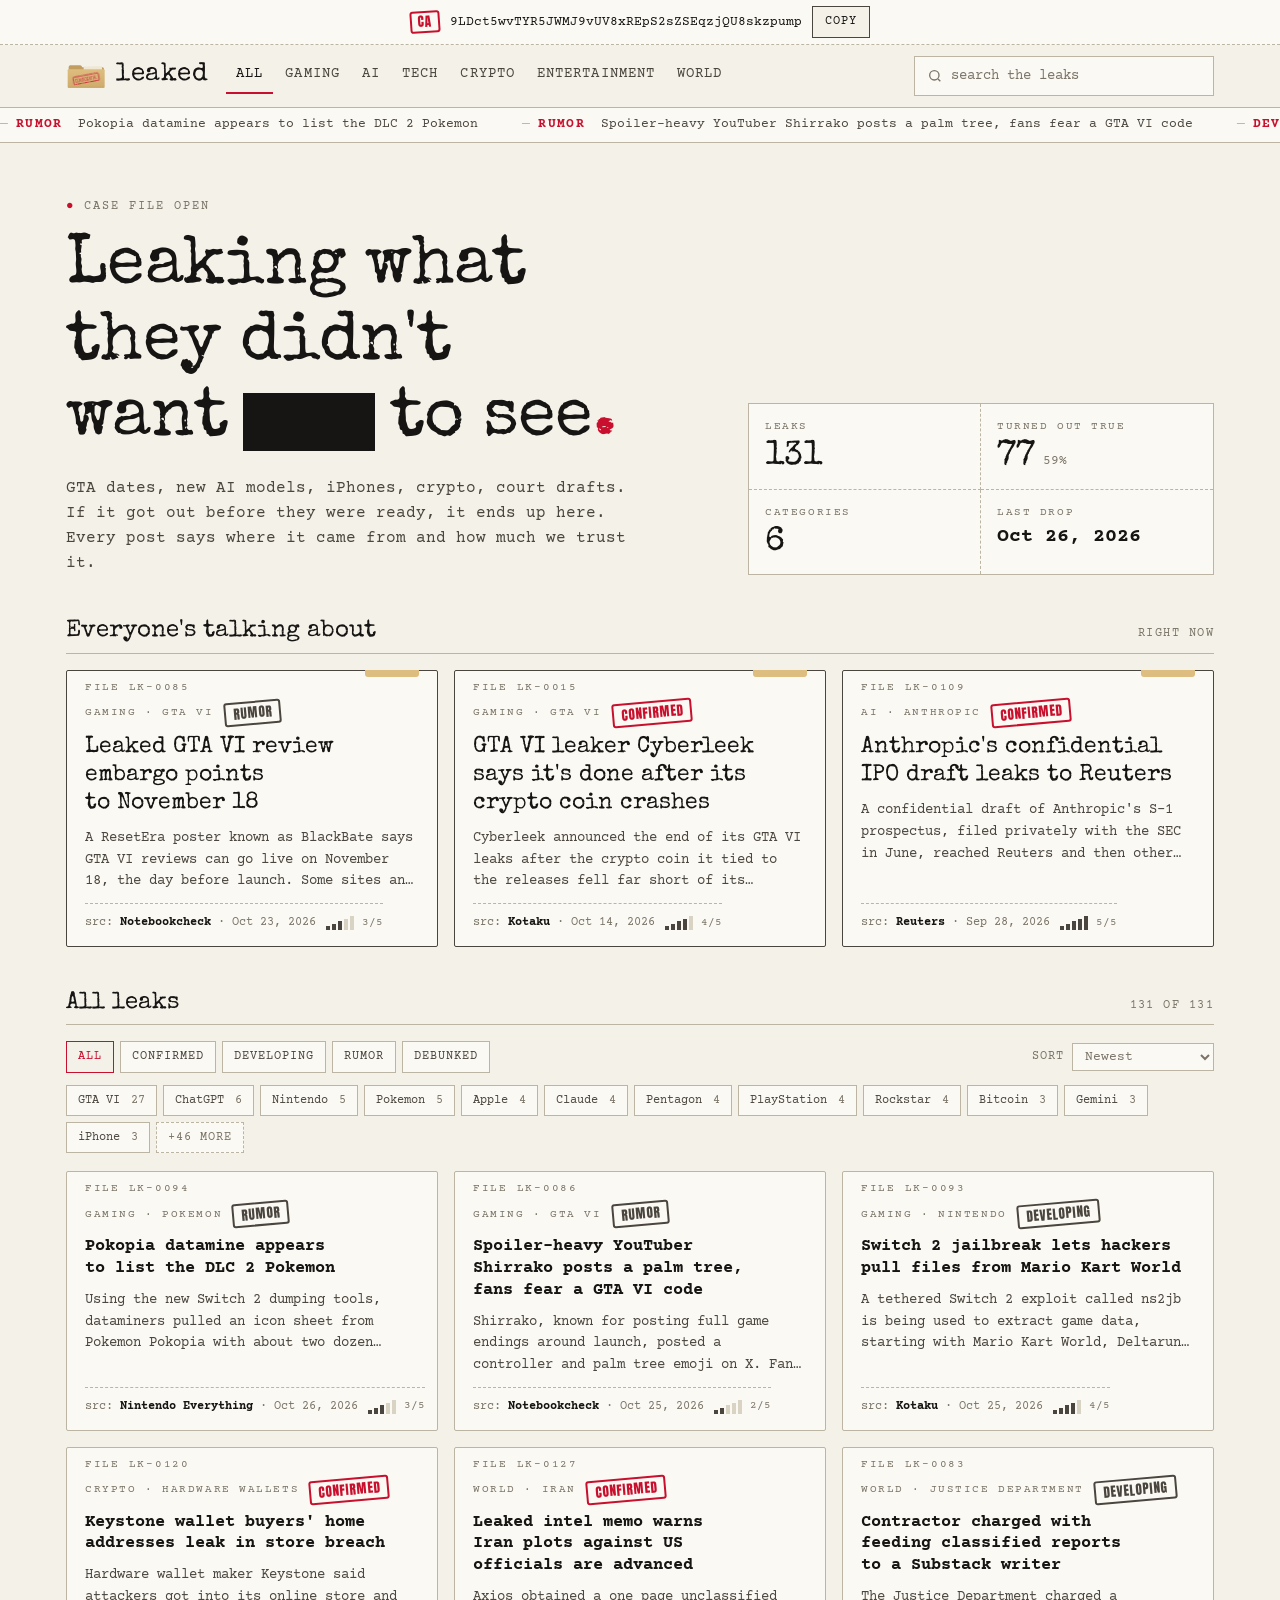
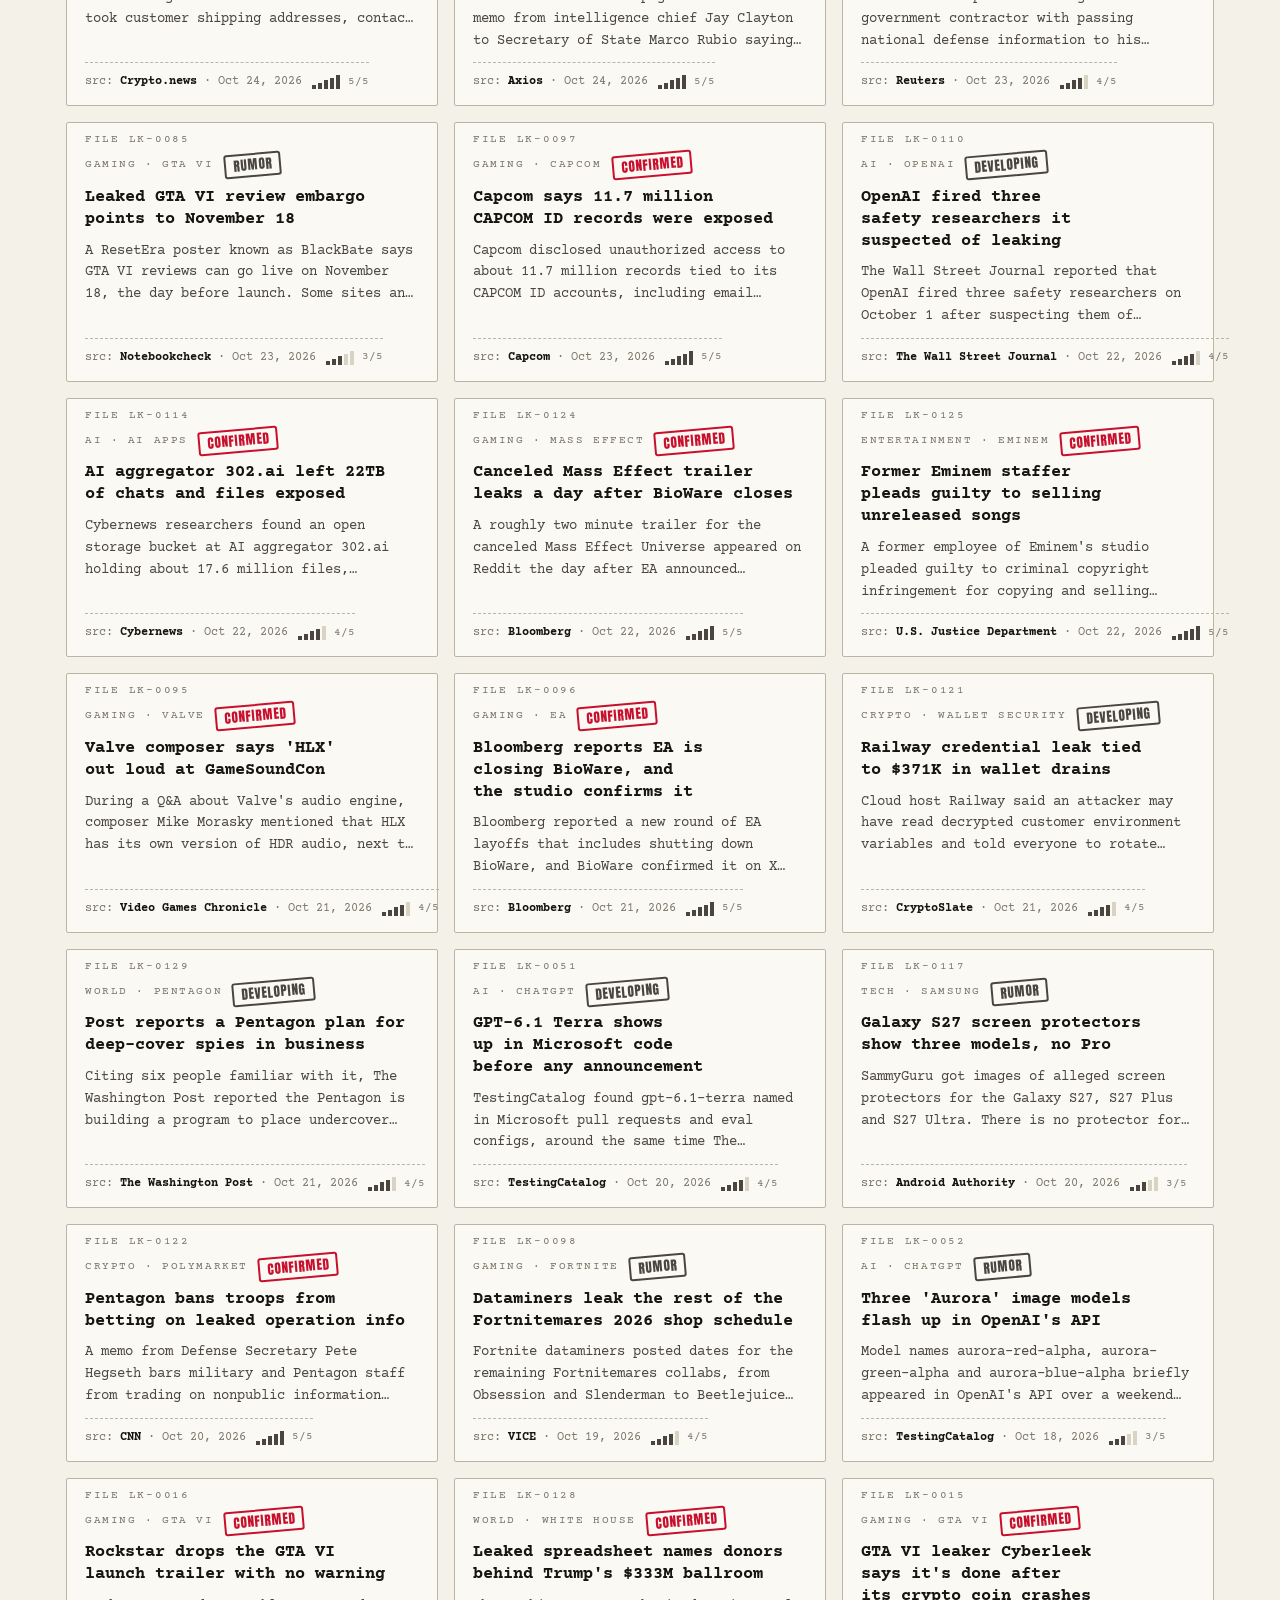
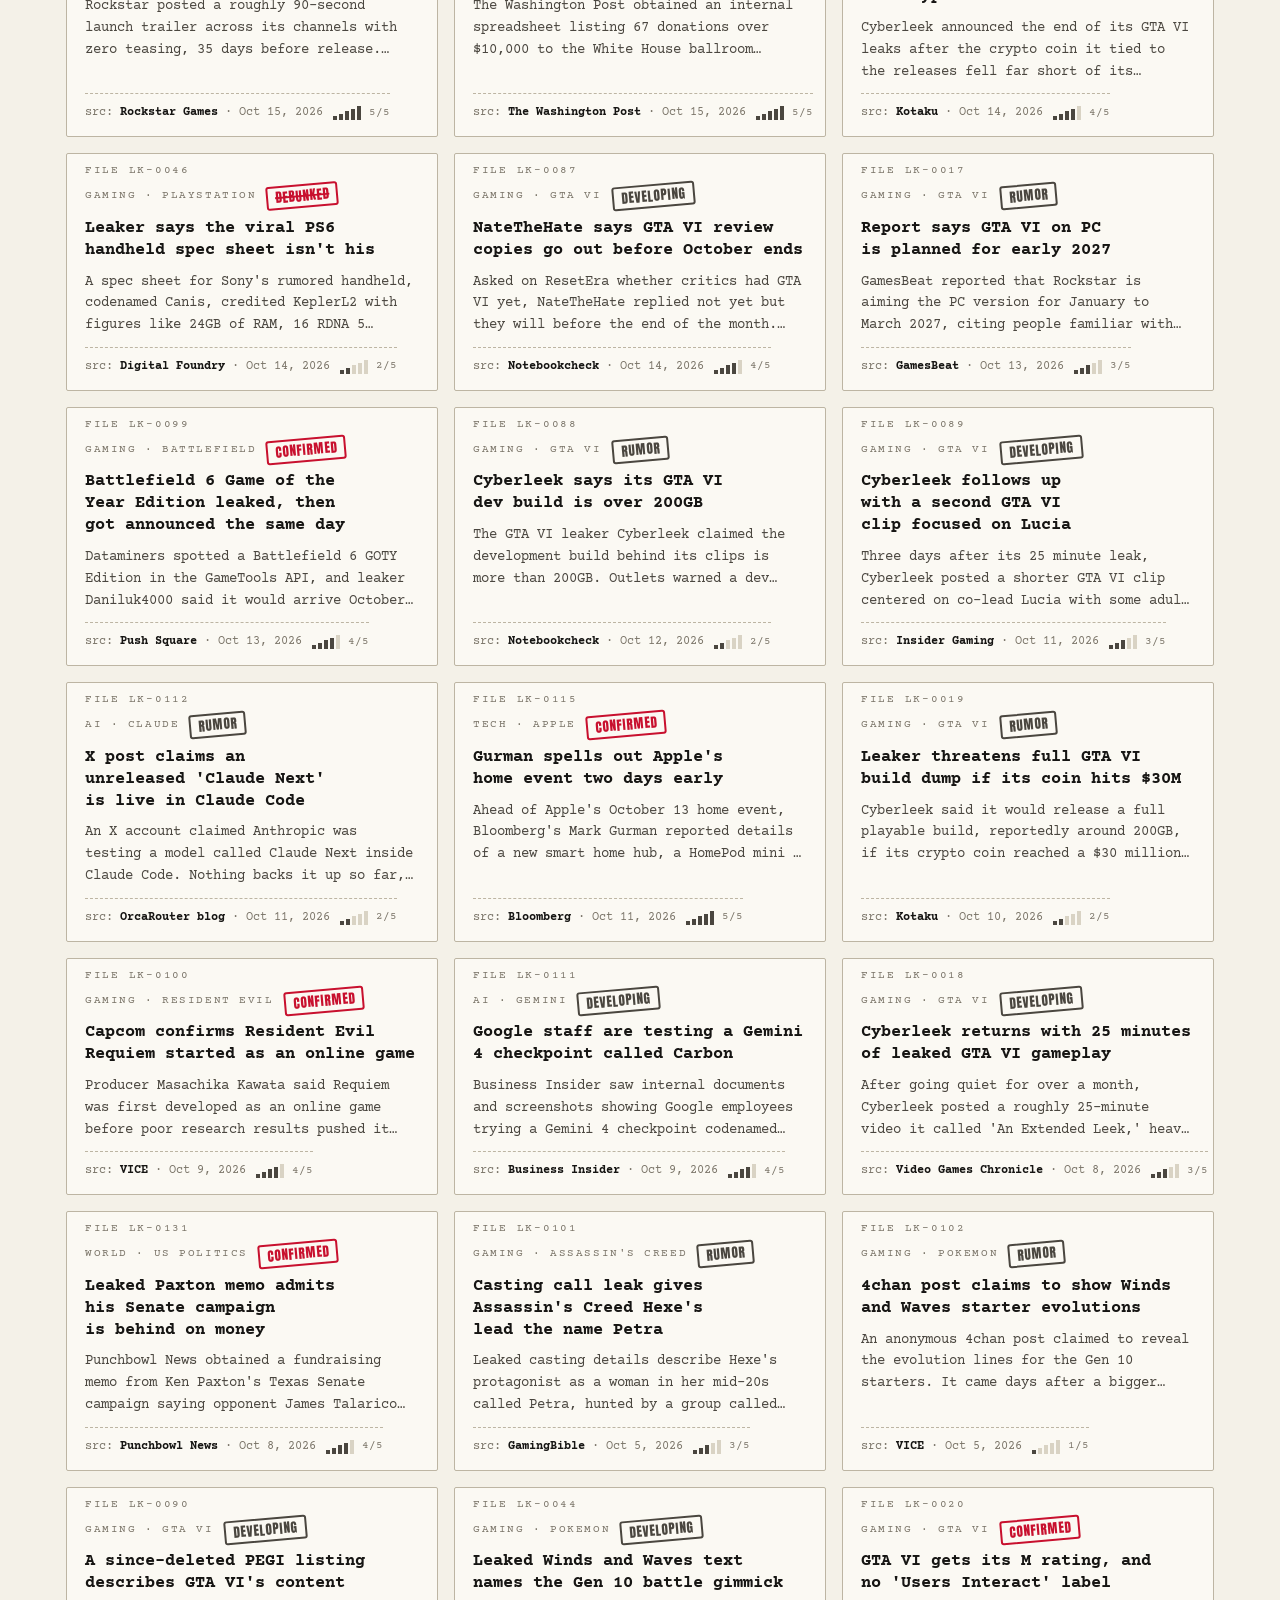
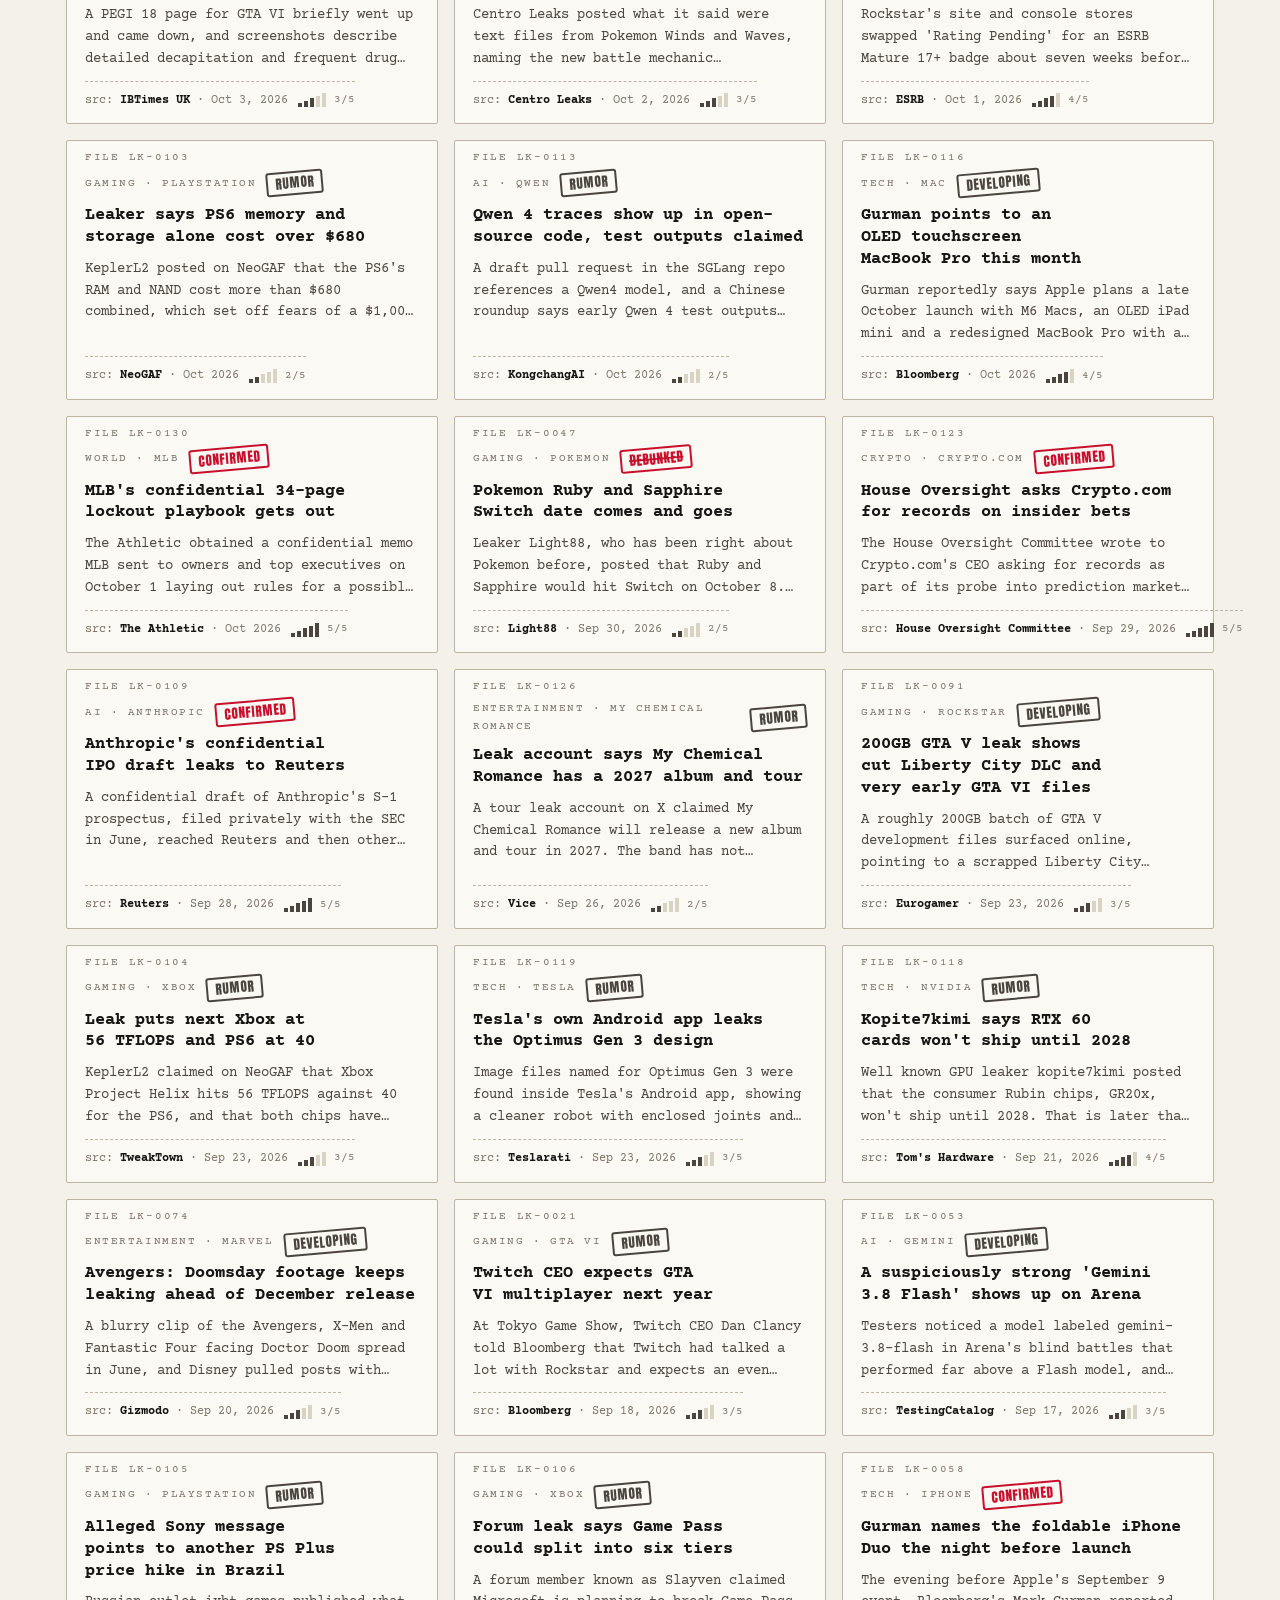
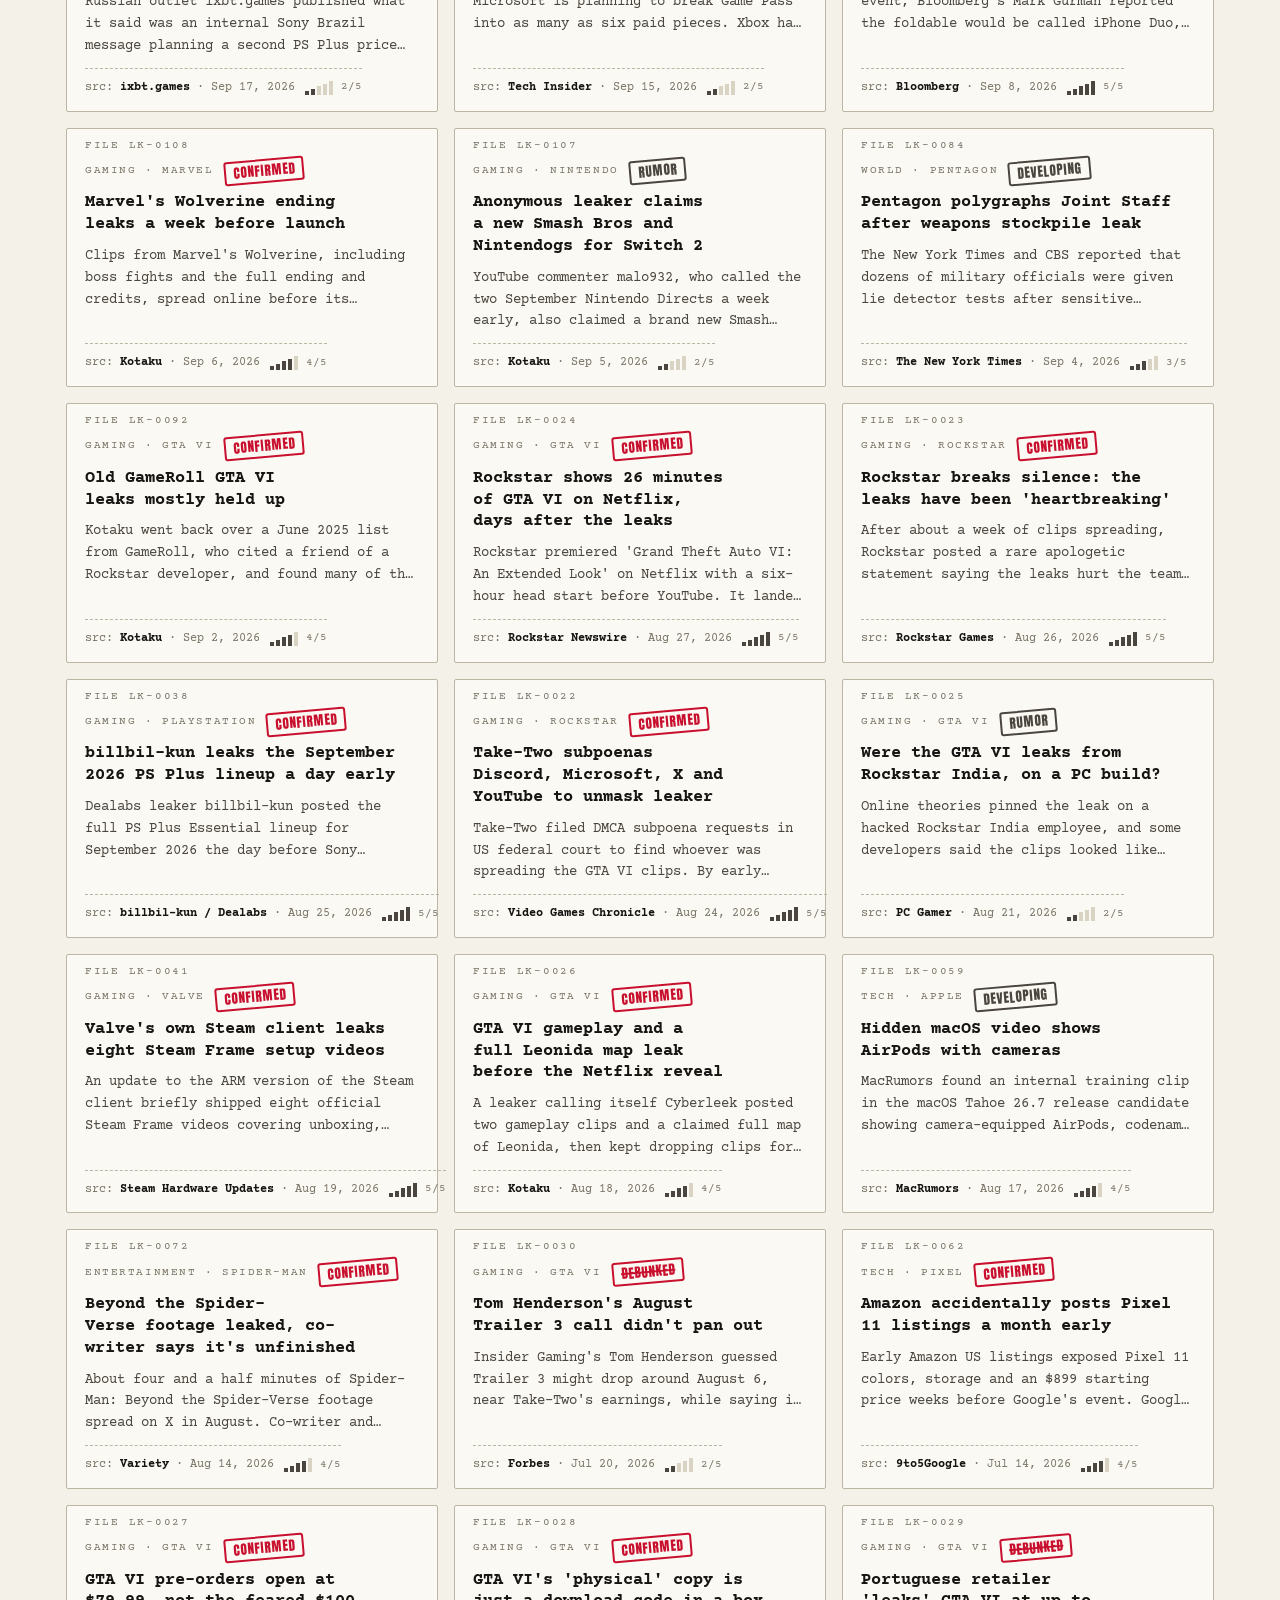
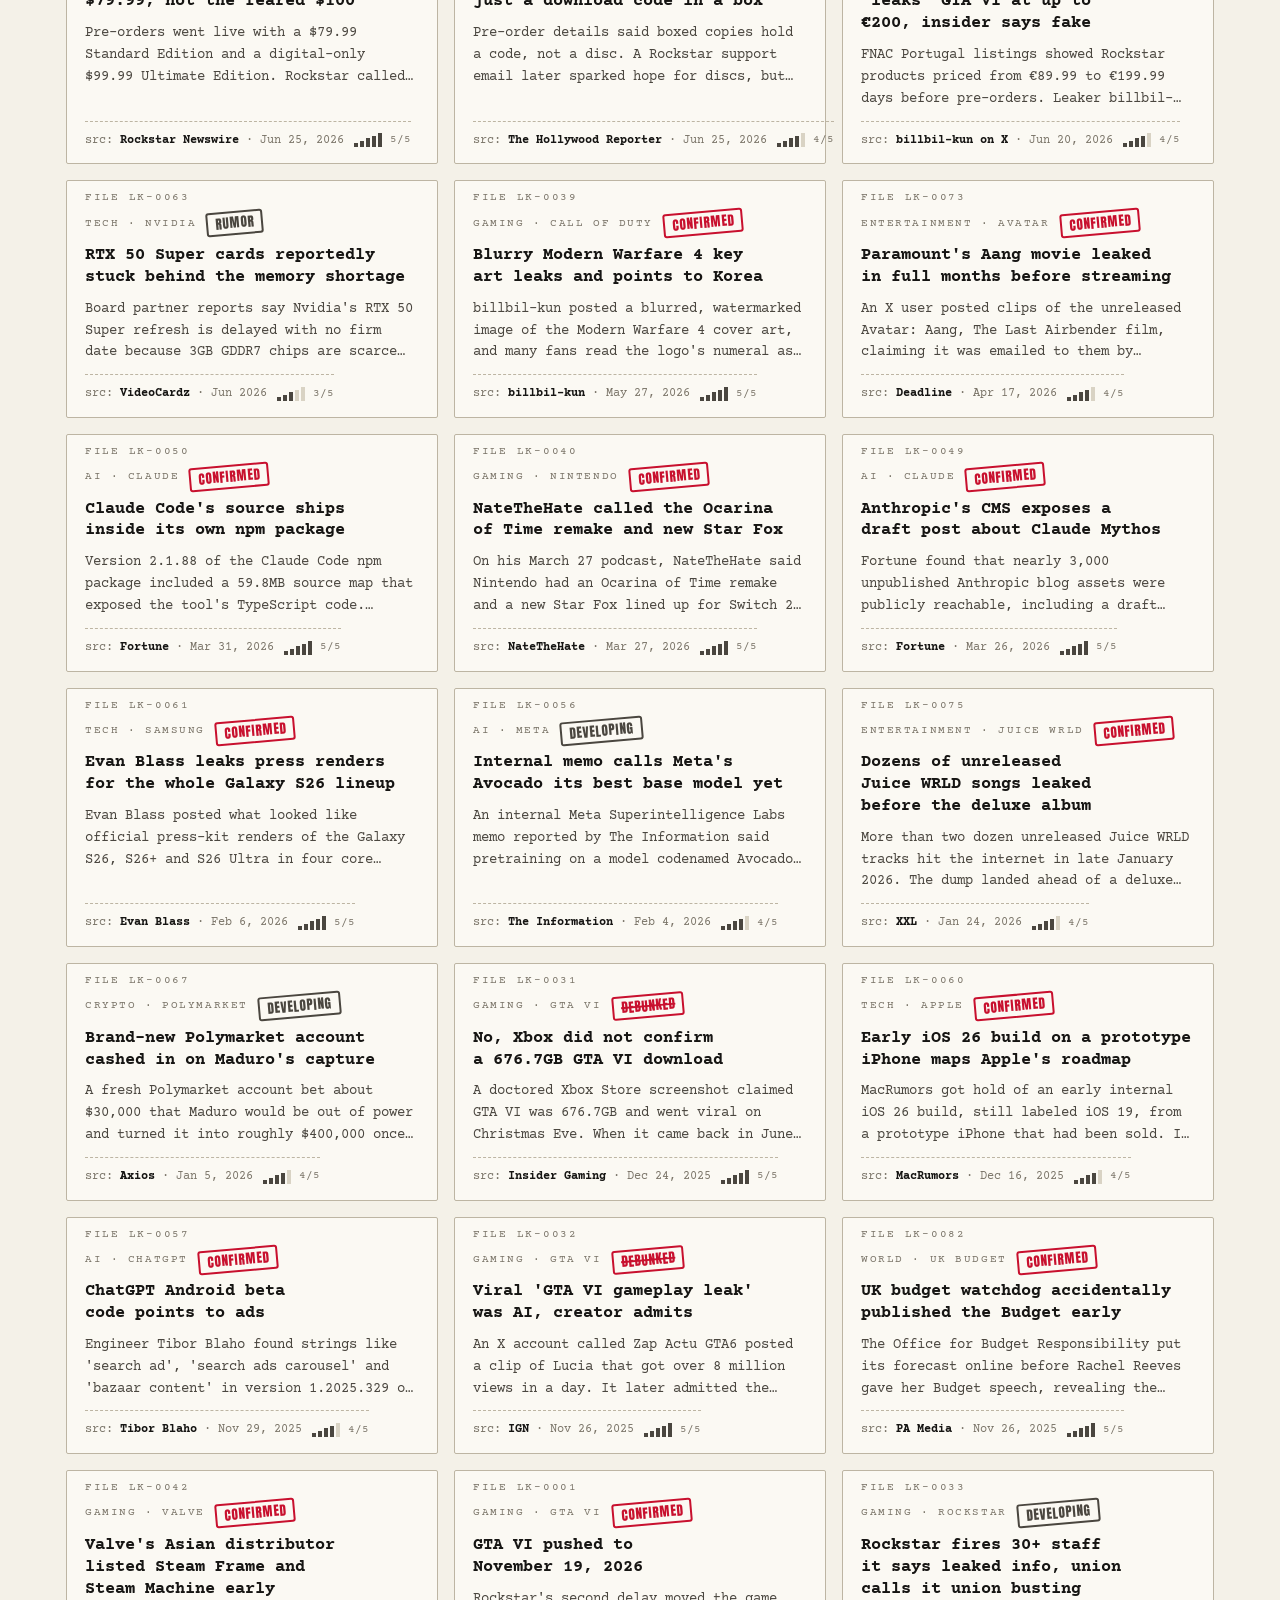
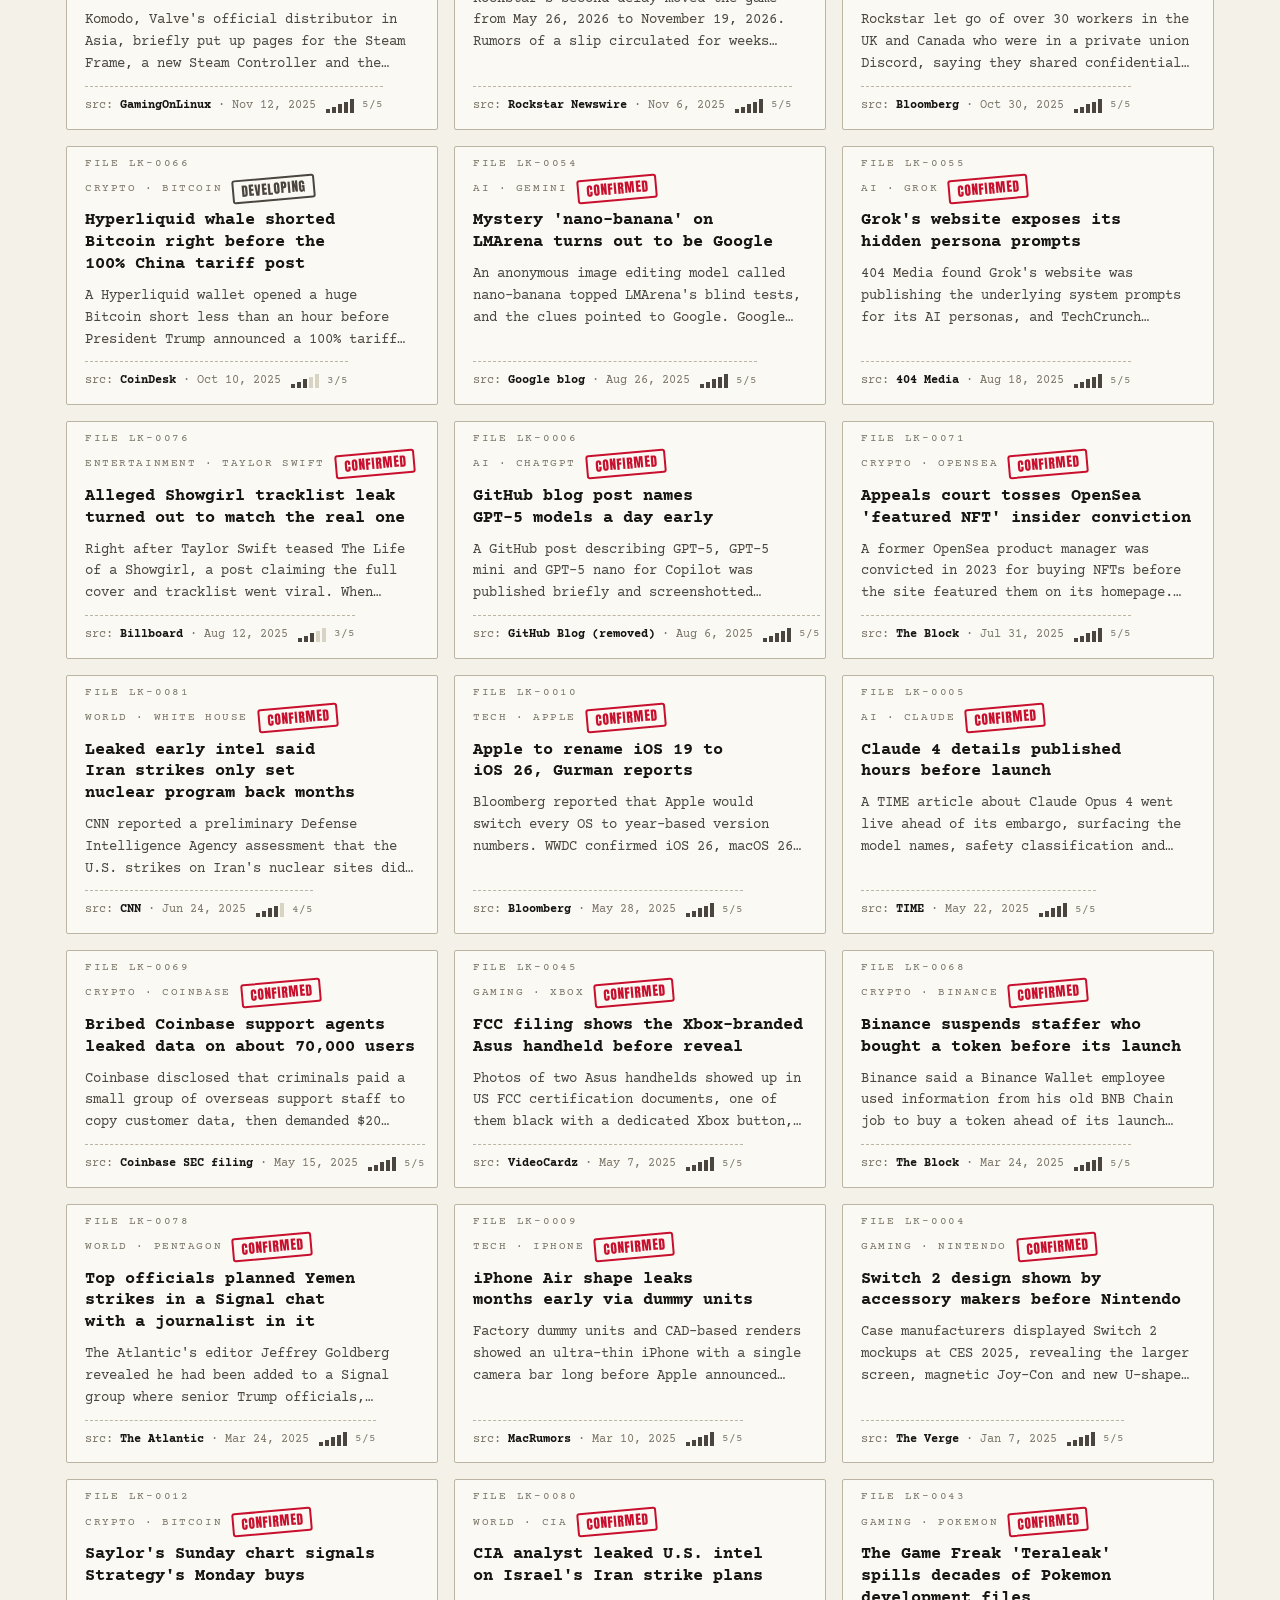
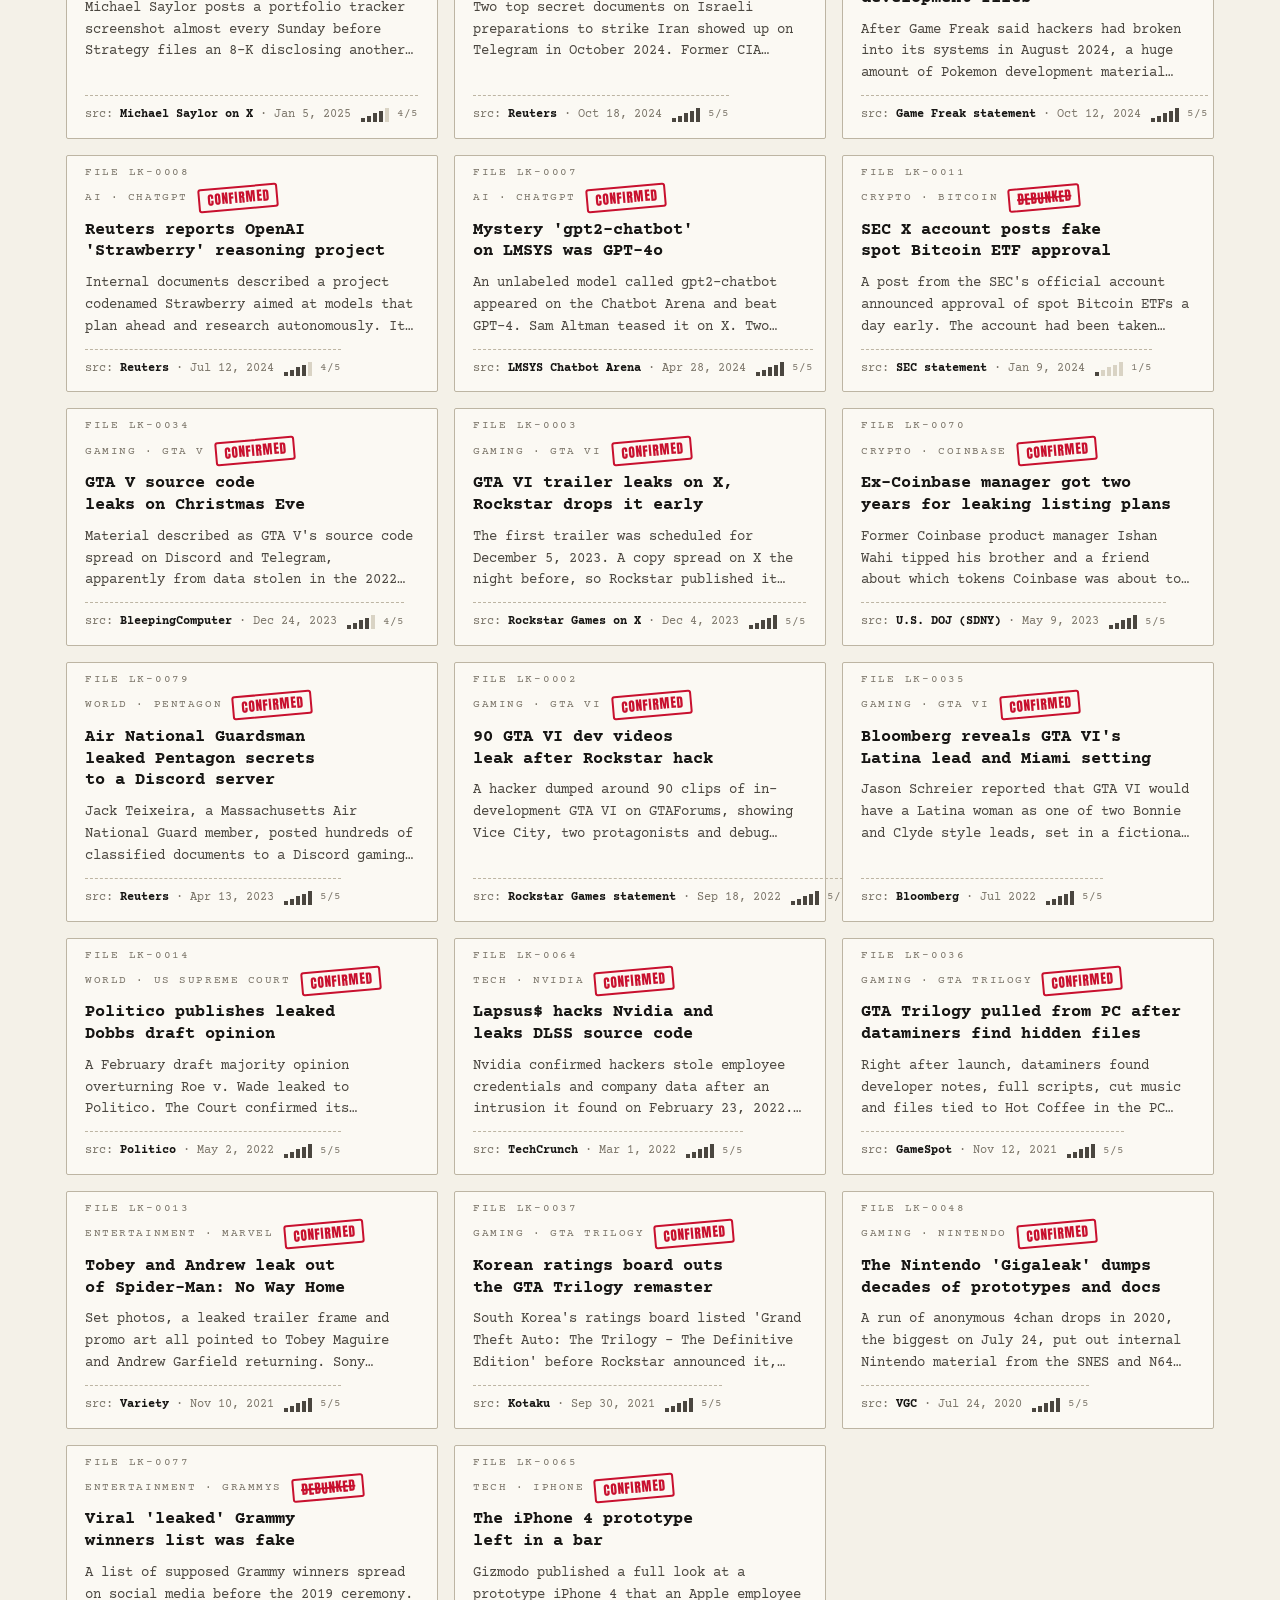
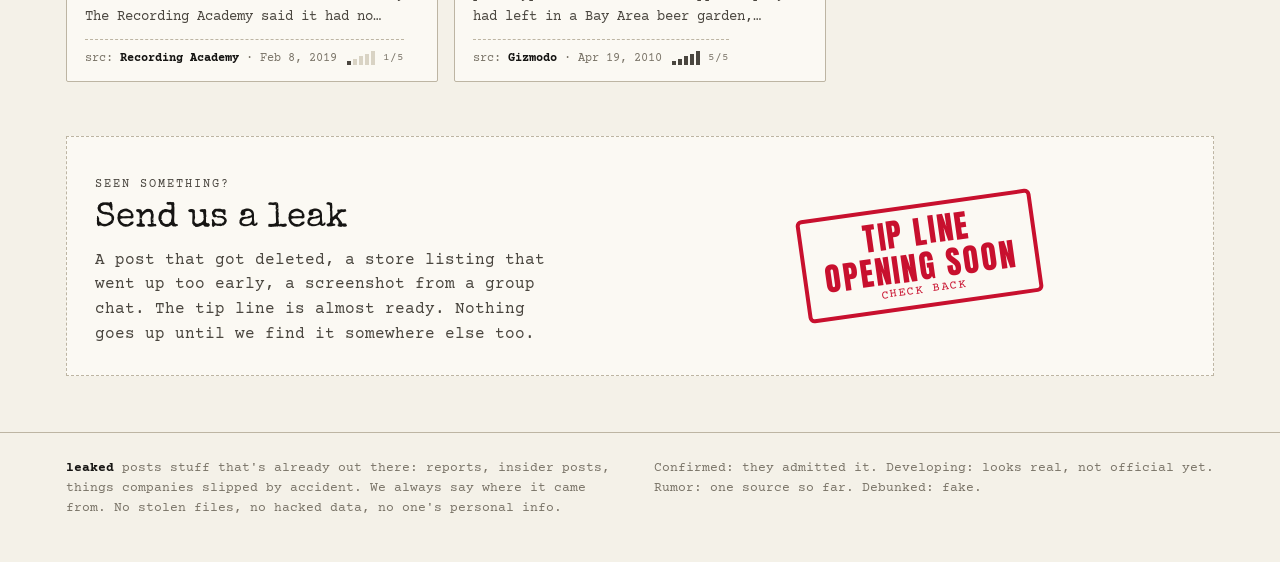
<file: index.html>
<!doctype html>
<html lang="en">
<head>
<meta charset="utf-8">
<meta name="viewport" content="width=device-width, initial-scale=1, viewport-fit=cover">
<title>leaked: what they didn't want you to see</title>
<meta name="description" content="Every leak in one place. GTA VI, AI models, iPhones, crypto, movies and world news, each with its source and a credibility score.">
<meta name="theme-color" content="#f4f1e8">
<link rel="canonical" href="https://www.justleaked.fun/">
<link rel="icon" href="/favicon.svg" type="image/svg+xml">
<link rel="icon" href="/favicon-32.png" sizes="32x32" type="image/png">
<link rel="apple-touch-icon" href="/apple-touch-icon.png">
<link rel="manifest" href="/site.webmanifest">
<meta property="og:type" content="website">
<meta property="og:site_name" content="leaked">
<meta property="og:title" content="leaked: what they didn't want you to see">
<meta property="og:description" content="Every leak in one place, with the source and a credibility score on each one.">
<meta property="og:url" content="https://www.justleaked.fun/">
<meta property="og:image" content="https://www.justleaked.fun/og.png">
<meta property="og:image:width" content="1200">
<meta property="og:image:height" content="630">
<meta name="twitter:card" content="summary_large_image">
<meta name="twitter:title" content="leaked: what they didn't want you to see">
<meta name="twitter:description" content="Every leak in one place, with the source and a credibility score on each one.">
<meta name="twitter:image" content="https://www.justleaked.fun/og.png">
<link rel="preconnect" href="https://fonts.googleapis.com">
<link rel="preconnect" href="https://fonts.gstatic.com" crossorigin>
<link rel="stylesheet" href="https://fonts.googleapis.com/css2?family=Anton&family=Courier+Prime:wght@400;700&family=Special+Elite&display=swap">
<link rel="stylesheet" href="styles.css?v=1793036909">
</head>
<body>

<div class="ca-bar" id="ca-bar">
  <div class="wrap ca-inner">
    <span class="ca-label">CA</span>
    <code class="ca-addr" id="ca-addr">coming soon</code>
    <button class="ca-copy" id="ca-copy" type="button" disabled>Copy</button>
  </div>
</div>

<header class="top" id="top">
  <div class="wrap top-inner">
    <a class="brand" href="#top"><img src="/logo.svg" alt="" width="40" height="29">leaked</a>
    <nav class="cats" id="nav-cats" aria-label="Categories"></nav>
    <label class="search" for="q">
      <svg width="16" height="16" viewBox="0 0 24 24" fill="none" stroke="currentColor" stroke-width="2" aria-hidden="true"><circle cx="11" cy="11" r="7"/><path d="m20 20-3.5-3.5"/></svg>
      <input id="q" type="search" placeholder="search the leaks" autocomplete="off">
    </label>
  </div>
</header>

<main>
  <div class="ticker" aria-hidden="true"><div class="ticker-track" id="ticker"></div></div>
  <section class="hero wrap">
    <div>
      <p class="eyebrow"><span class="blink">●</span> case file open</p>
      <h1>Leaking what they didn't want <span class="redact">you</span> to see<em>.</em></h1>
      <p class="lede">GTA dates, new AI models, iPhones, crypto, court drafts. If it got out before they were ready, it ends up here. Every post says where it came from and how much we trust it.</p>
    </div>
    <dl class="stats">
      <div><dt>Leaks</dt><dd id="stat-total">0</dd></div>
      <div><dt>Turned out true</dt><dd id="stat-confirmed">0</dd></div>
      <div><dt>Categories</dt><dd id="stat-cats">0</dd></div>
      <div><dt>Last drop</dt><dd id="stat-updated" style="font-size:1.25rem">—</dd></div>
    </dl>
  </section>

  <section class="hot wrap" aria-labelledby="hot-h">
    <div class="section-head"><h2 id="hot-h">Everyone's talking about</h2><span class="count">right now</span></div>
    <div class="hot-grid" id="hot"></div>
  </section>

  <section class="feed wrap" id="feed" aria-labelledby="feed-h">
    <div class="section-head"><h2 id="feed-h">All leaks</h2><span class="count" id="feed-count"></span></div>
    <div class="toolbar">
      <div class="chips" id="status-chips" role="group" aria-label="Filter by status">
        <button class="chip status" data-status="all" aria-pressed="true">All</button>
        <button class="chip status" data-status="confirmed" aria-pressed="false">Confirmed</button>
        <button class="chip status" data-status="developing" aria-pressed="false">Developing</button>
        <button class="chip status" data-status="rumor" aria-pressed="false">Rumor</button>
        <button class="chip status" data-status="debunked" aria-pressed="false">Debunked</button>
      </div>
      <label class="sort">Sort
        <select id="sort">
          <option value="newest">Newest</option>
          <option value="hottest">Hottest</option>
          <option value="credible">Most credible</option>
        </select>
      </label>
    </div>
    <div class="topics" id="topics" role="group" aria-label="Filter by topic"></div>
    <div class="cards" id="cards"></div>
    <p class="empty" id="empty" hidden>Nothing here yet. Try a different search.</p>
  </section>

  <section class="tip wrap" id="tip">
    <div class="tip-box">
      <div>
        <p class="eyebrow">Seen something?</p>
        <h2>Send us a leak</h2>
        <p>A post that got deleted, a store listing that went up too early, a screenshot from a group chat. The tip line is almost ready. Nothing goes up until we find it somewhere else too.</p>
      </div>
      <div class="tip-stamp">Tip line<br>opening soon<small>check back</small></div>
    </div>
  </section>
</main>

<footer>
  <div class="wrap">
    <p><strong>leaked</strong> posts stuff that's already out there: reports, insider posts, things companies slipped by accident. We always say where it came from. No stolen files, no hacked data, no one's personal info.</p>
    <p>Confirmed: they admitted it. Developing: looks real, not official yet. Rumor: one source so far. Debunked: fake.</p>
  </div>
</footer>

<dialog id="detail" aria-labelledby="detail-body">
  <button class="close" id="detail-close" aria-label="Close">✕</button>
  <div class="detail" id="detail-body"></div>
</dialog>

<script src="config.js?v=1793036909"></script>
<script src="data.js?v=1793036909"></script>
<script src="app.js?v=1793036909"></script>
</body>
</html>
</file>
<file: styles.css>
/* leaked — design tokens
   Look: a confidential case file. Off-white paper, black typewriter ink, one red for
   rubber stamps, black redaction bars, a manila folder logo. Two inks only: black and red. */
:root {
  --paper: #f4f1e8;
  --card: #fbf9f3;
  --manila: #ddbd80;
  --ink: #161513;
  --ink-2: #4a463f;
  --muted: #7a7468;
  --line: #d9d3c4;
  --line-2: #bdb5a3;
  --red: #c8102e;
  --display: "Special Elite", "Courier Prime", "Courier New", monospace;
  --stamp: "Anton", Impact, "Arial Narrow", sans-serif;
  --type: "Courier Prime", "Courier New", Courier, monospace;
  --shadow: 0 1px 0 rgba(0,0,0,.04), 0 10px 30px rgba(40,30,10,.10);
  color-scheme: light;
}

* { box-sizing: border-box; }
html { scroll-behavior: smooth; }
body {
  margin: 0; background: var(--paper); color: var(--ink);
  font-family: var(--type); font-size: 16px; line-height: 1.55;
  -webkit-font-smoothing: antialiased;
}
body::before { content: ""; position: fixed; inset: 0 0 auto; height: env(safe-area-inset-top, 0px); z-index: 10; background: var(--paper); }
::selection { background: var(--ink); color: var(--paper); }
a { color: inherit; }
button, input, select, textarea { font: inherit; color: inherit; }
button { cursor: pointer; }
:focus-visible { outline: 2px solid var(--ink); outline-offset: 2px; }
h1, h2, h3 { text-wrap: balance; margin: 0; line-height: 1.05; }
.wrap {
  max-width: 1180px; margin-inline: auto;
  padding-left: max(16px, env(safe-area-inset-left, 0px));
  padding-right: max(16px, env(safe-area-inset-right, 0px));
}
.mono { font-family: var(--type); }
.eyebrow { font-size: .78rem; letter-spacing: .16em; text-transform: uppercase; color: var(--muted); margin: 0; }
.blink { color: var(--red); animation: blink 1.4s steps(1) infinite; }
@keyframes blink { 50% { opacity: 0; } }

/* header */
.top { position: sticky; top: env(safe-area-inset-top, 0px); z-index: 9; background: rgba(244,241,232,.94); backdrop-filter: blur(8px); border-bottom: 1px solid var(--line-2); }
.top-inner { display: flex; align-items: center; gap: 18px; min-height: 62px; padding-block: 8px; flex-wrap: wrap; }
.brand { display: inline-flex; align-items: center; gap: 10px; text-decoration: none; font-family: var(--display); font-size: 1.6rem; letter-spacing: .02em; line-height: 1; }
.brand img { width: 40px; height: auto; display: block; }
.cats { display: flex; gap: 2px; flex: 1 1 320px; overflow-x: auto; scrollbar-width: none; min-width: 0; }
.cats::-webkit-scrollbar { display: none; }
.cats button { background: none; border: 0; border-bottom: 2px solid transparent; padding: 6px 10px; color: var(--ink-2); white-space: nowrap; font-size: .85rem; text-transform: uppercase; letter-spacing: .08em; }
.cats button:hover { color: var(--ink); }
.cats button[aria-current="true"] { color: var(--ink); border-bottom-color: var(--red); }
.search { display: flex; align-items: center; gap: 8px; background: var(--card); border: 1px solid var(--line-2); padding: 0 12px; flex: 0 1 300px; min-width: 0; }
.search svg { flex: none; color: var(--muted); }
.search input { flex: 1; min-width: 0; background: none; border: 0; padding: 8px 0; outline: none; font-size: .9rem; }
.search input::placeholder { color: var(--muted); }
.search:focus-within { border-color: var(--ink); }

/* ticker: a black wire strip */
.ticker { background: var(--card); color: var(--ink-2); border-bottom: 1px solid var(--line-2); overflow: hidden; white-space: nowrap; font-size: .8rem; }
.ticker-track { display: inline-flex; gap: 44px; padding: 7px 0; animation: tick 70s linear infinite; }
.ticker-track b { color: var(--red); font-weight: 700; text-transform: uppercase; letter-spacing: .1em; margin-right: 8px; }
.ticker-track span::before { content: "— "; color: var(--line-2); }
@keyframes tick { to { transform: translateX(-50%); } }

/* hero */
.hero { padding-block: 54px 34px; display: grid; gap: 30px; grid-template-columns: minmax(0, 1.4fr) minmax(0, 1fr); align-items: end; }
.hero h1 { font-family: var(--display); font-weight: 400; font-size: clamp(2.3rem, 5.4vw, 4.4rem); letter-spacing: -.01em; line-height: 1.1; max-width: 16ch; margin-top: 14px; }
.hero h1 em { font-style: normal; color: var(--red); }
.redact { position: relative; display: inline-block; color: transparent; animation: reveal 5s ease-in-out infinite; }
.redact::after { content: ""; position: absolute; inset: .16em -.06em .1em; background: var(--ink); animation: unredact 5s ease-in-out infinite; transform-origin: right; }
@keyframes unredact { 0%, 55% { transform: scaleX(1); } 65%, 90% { transform: scaleX(0); } 100% { transform: scaleX(1); } }
@keyframes reveal { 0%, 58% { color: transparent; } 62%, 92% { color: var(--red); } 100% { color: transparent; } }
.lede { color: var(--ink-2); max-width: 56ch; margin: 18px 0 0; font-size: 1rem; }
.stats { margin: 0; display: grid; grid-template-columns: repeat(2, minmax(0,1fr)); border: 1px solid var(--line-2); background: var(--card); }
.stats div { padding: 14px 16px; border-bottom: 1px dashed var(--line-2); }
.stats div:nth-child(odd) { border-right: 1px dashed var(--line-2); }
.stats div:nth-last-child(-n+2) { border-bottom: 0; }
.stats dt { font-size: .7rem; letter-spacing: .14em; text-transform: uppercase; color: var(--muted); }
.stats dd { margin: 6px 0 0; font-family: var(--display); font-size: 2.1rem; line-height: 1; font-variant-numeric: tabular-nums; }
.stats dd small { font-family: var(--type); font-size: .8rem; color: var(--muted); margin-left: 8px; }
#stat-updated { font-family: var(--type); font-weight: 700; }

/* sections */
.section-head { display: flex; align-items: baseline; justify-content: space-between; gap: 12px; margin-bottom: 16px; flex-wrap: wrap; border-bottom: 1px solid var(--line-2); padding-bottom: 8px; }
.section-head h2 { font-family: var(--display); font-weight: 400; font-size: 1.5rem; }
.section-head .count { color: var(--muted); font-size: .75rem; text-transform: uppercase; letter-spacing: .12em; }
.hot { padding-block: 10px 34px; }
.hot-grid { display: grid; grid-template-columns: repeat(3, minmax(0, 1fr)); gap: 16px; }

/* cards: case files */
.card {
  background: var(--card); border: 1px solid var(--line-2); border-radius: 2px;
  padding: 30px 18px 14px; display: flex; flex-direction: column; gap: 10px; min-width: 0;
  text-align: left; width: 100%; position: relative;
  transition: border-color .15s, box-shadow .15s, transform .15s;
}
.card:hover { border-color: var(--ink); box-shadow: var(--shadow); transform: translateY(-1px); }
.file { position: absolute; top: 9px; left: 18px; font-size: .68rem; letter-spacing: .16em; color: var(--muted); }
.card.hot-card { background: var(--card); border: 1px solid var(--ink-2); }
.card.hot-card::before { content: ""; position: absolute; top: -1px; right: 18px; width: 54px; height: 7px; background: var(--manila); border-radius: 0 0 3px 3px; }
.card-top { display: flex; justify-content: space-between; align-items: center; gap: 10px; }
.cat { font-size: .7rem; letter-spacing: .14em; text-transform: uppercase; color: var(--muted); }
/* status as a rubber stamp: red when settled, black ink while unconfirmed */
.pill { font-family: var(--stamp); font-size: .82rem; letter-spacing: .08em; text-transform: uppercase; padding: 0 7px; border: 2px solid; border-radius: 3px; white-space: nowrap; transform: rotate(-5deg); line-height: 1.5; }
.pill[data-s="confirmed"]  { color: var(--red); }
.pill[data-s="debunked"]   { color: var(--red); text-decoration: line-through; text-decoration-thickness: 2px; }
.pill[data-s="developing"], .pill[data-s="rumor"] { color: var(--ink-2); }
.card h3 { font-family: var(--type); font-size: 1.05rem; font-weight: 700; line-height: 1.3; }
.hot-card h3 { font-family: var(--display); font-weight: 400; font-size: 1.45rem; line-height: 1.2; }
.card p { margin: 0; color: var(--ink-2); font-size: .88rem; display: -webkit-box; -webkit-line-clamp: 3; -webkit-box-orient: vertical; overflow: hidden; }
.card-foot { display: flex; justify-content: space-between; align-items: center; gap: 10px; margin-top: auto; padding-top: 10px; border-top: 1px dashed var(--line-2); }
.src { font-size: .72rem; color: var(--muted); min-width: 0; overflow: hidden; text-overflow: ellipsis; white-space: nowrap; }
.src b { color: var(--ink); font-weight: 700; }
.src b::before { content: "src: "; color: var(--muted); font-weight: 400; }
/* credibility as signal bars */
.cred { display: inline-flex; gap: 2px; align-items: flex-end; flex: none; height: 14px; }
.cred i { width: 4px; background: var(--line); display: block; }
.cred i:nth-child(1) { height: 4px; } .cred i:nth-child(2) { height: 6px; } .cred i:nth-child(3) { height: 9px; }
.cred i:nth-child(4) { height: 11px; } .cred i:nth-child(5) { height: 14px; }
.cred i.on { background: var(--ink-2); }
.cred span { font-size: .68rem; color: var(--muted); margin-left: 6px; align-self: center; }

/* feed */
.feed { padding-block: 10px 44px; }
.toolbar { display: flex; justify-content: space-between; gap: 12px; align-items: center; flex-wrap: wrap; margin-bottom: 12px; }
.chips { display: flex; gap: 6px; flex-wrap: wrap; }
.chip { border: 1px solid var(--line-2); background: var(--card); padding: 5px 11px; font-size: .78rem; color: var(--ink-2); text-transform: uppercase; letter-spacing: .08em; }
.chip:hover { border-color: var(--ink); color: var(--ink); }
.chip[aria-pressed="true"] { background: var(--paper); color: var(--red); border-color: var(--red); }
.chip.topic { text-transform: none; letter-spacing: 0; }
.sort { display: flex; align-items: center; gap: 8px; color: var(--muted); font-size: .78rem; text-transform: uppercase; letter-spacing: .08em; }
.sort select { background: var(--card); border: 1px solid var(--line-2); padding: 5px 8px; font-size: .8rem; }
.topics { display: flex; gap: 6px; flex-wrap: wrap; margin-bottom: 18px; }
.topics .chip .mono { color: var(--muted); margin-left: 4px; }
.topics .chip[aria-pressed="true"] .mono { color: var(--red); }
.cards { display: grid; grid-template-columns: repeat(3, minmax(0, 1fr)); gap: 16px; }
.empty { color: var(--muted); text-align: center; padding: 40px 0; border: 1px dashed var(--line-2); }

/* tip box */
.tip { padding-block: 10px 56px; }
.tip-box { display: grid; grid-template-columns: minmax(0, 1fr) minmax(0, 1fr); gap: 28px; align-items: center; background: var(--card); border: 1px dashed var(--line-2); padding: 28px; }
.tip-box h2 { font-family: var(--display); font-weight: 400; font-size: 2.2rem; margin-top: 6px; }
.tip-box p { color: var(--ink-2); margin: 10px 0 0; max-width: 46ch; }
.tip-stamp { justify-self: center; font-family: var(--stamp); font-size: 2rem; letter-spacing: .06em; text-transform: uppercase; color: var(--red); border: 4px solid var(--red); border-radius: 6px; padding: 6px 18px; transform: rotate(-8deg); text-align: center; line-height: 1.1; }
.tip-stamp small { display: block; font-family: var(--type); font-size: .75rem; letter-spacing: .14em; }

footer { border-top: 1px solid var(--line-2); padding-block: 26px 44px; color: var(--muted); font-size: .8rem; }
footer .wrap { display: flex; justify-content: space-between; gap: 16px; flex-wrap: wrap; }
footer p { margin: 0; max-width: 70ch; }
footer strong { color: var(--ink); }

/* detail dialog: the opened file */
dialog { background: var(--card); color: var(--ink); border: 1px solid var(--line-2); border-radius: 2px; padding: 0; width: min(720px, calc(100vw - 32px)); max-height: calc(100vh - 48px); box-shadow: 0 30px 80px rgba(20,15,5,.35); }
dialog::backdrop { background: rgba(22,21,19,.55); }
.detail { padding: 28px; display: grid; gap: 16px; }
.detail .card-top { align-items: flex-start; padding-right: 44px; }
.detail .pill { font-size: 1.2rem; transform: rotate(-7deg); border-width: 3px; }
.detail h2 { font-family: var(--display); font-weight: 400; font-size: 2rem; line-height: 1.15; }
.detail .summary { font-size: 1rem; margin: 0; }
.detail h4 { margin: 8px 0 6px; font-size: .72rem; letter-spacing: .16em; text-transform: uppercase; color: var(--muted); font-weight: 700; border-bottom: 1px solid var(--line); padding-bottom: 4px; }
.detail ul { margin: 0; padding-left: 18px; font-size: .92rem; }
.detail li { margin: 4px 0; }
.timeline { list-style: none; margin: 0; display: grid; gap: 6px; border-left: 1px solid var(--line-2); padding-left: 14px; }
.timeline li { display: grid; grid-template-columns: 110px 1fr; gap: 12px; font-size: .9rem; }
.timeline time { font-size: .78rem; color: var(--muted); padding-top: 2px; }
.sources { display: flex; flex-wrap: wrap; gap: 6px; }
.sources span, .tags span { font-size: .75rem; border: 1px solid var(--line-2); padding: 3px 9px; background: var(--paper); }
.tags span::before { content: "#"; color: var(--muted); }
.tags { display: flex; flex-wrap: wrap; gap: 6px; }
.close { position: absolute; top: 12px; right: 12px; background: var(--paper); border: 1px solid var(--line-2); width: 34px; height: 34px; display: grid; place-items: center; z-index: 1; }
.close:hover { border-color: var(--ink); }
.detail-foot { display: flex; justify-content: space-between; align-items: center; gap: 12px; border-top: 1px dashed var(--line-2); padding-top: 12px; flex-wrap: wrap; }

@media (max-width: 900px) {
  .hero { grid-template-columns: 1fr; }
  .hot-grid, .cards { grid-template-columns: repeat(2, minmax(0, 1fr)); }
  .tip-box { grid-template-columns: 1fr; }
}
@media (max-width: 600px) {
  /* phones: header scrolls away so the feed gets the whole screen */
  .top { position: relative; }
  .top-inner { gap: 6px 10px; min-height: 0; padding-block: 10px 0; }
  .brand img { width: 34px; }
  .search { flex-basis: 100%; order: 3; margin-bottom: 10px; }
  .search input { font-size: 16px; padding: 10px 0; }
  .cats { order: 2; flex-basis: 100%; margin: 0 -16px; padding: 0 10px; }
  .cats button { padding: 10px 10px; }
  .hero { padding-block: 26px 22px; gap: 22px; }
  .hero h1 { font-size: 2.35rem; }
  .lede { font-size: .95rem; }
  .stats div { padding: 10px 12px; }
  .section-head h2 { font-size: 1.3rem; }
  /* filter rows scroll sideways instead of stacking */
  .toolbar { flex-direction: column; align-items: stretch; gap: 10px; }
  .chips, .topics { flex-wrap: nowrap; overflow-x: auto; scrollbar-width: none; margin-inline: -16px; padding-inline: 16px; }
  .chips::-webkit-scrollbar, .topics::-webkit-scrollbar { display: none; }
  .chip { min-height: 40px; padding: 8px 13px; white-space: nowrap; flex: none; }
  .sort { justify-content: space-between; }
  .sort select { min-height: 40px; font-size: 16px; padding: 6px 10px; }
  .card { padding: 30px 16px 14px; }
  .card p { -webkit-line-clamp: 2; }
  /* detail opens as a near full-screen sheet */
  dialog { width: 100vw; max-width: 100vw; max-height: 92dvh; margin: auto 0 0; border-width: 1px 0 0; }
  .close { position: sticky; top: 10px; float: right; margin: 10px 10px 0 0; width: 40px; height: 40px; }
  .tip-stamp { font-size: 1.6rem; }
  .hot-grid, .cards { grid-template-columns: 1fr; }
  .stats dd { font-size: 1.9rem; }
  .timeline li { grid-template-columns: 1fr; gap: 2px; }
  .detail { padding: 24px 18px; }
  .detail h2 { font-size: 1.6rem; }
  .tip-box { padding: 22px 18px; }
}
@media (prefers-reduced-motion: reduce) {
  html { scroll-behavior: auto; }
  *, *::before, *::after { animation: none !important; transition: none !important; }
  .redact { color: var(--red); }
  .redact::after { display: none; }
}
.chip.more { border-style: dashed; color: var(--muted); }

/* CA banner */
.ca-bar { background: var(--card); border-bottom: 1px dashed var(--line-2); font-size: .82rem; }
.ca-inner { display: flex; align-items: center; justify-content: center; gap: 10px; min-height: 40px; padding-block: 6px; }
.ca-label { font-family: var(--stamp); color: var(--red); border: 2px solid var(--red); border-radius: 3px; padding: 0 6px; letter-spacing: .08em; transform: rotate(-4deg); line-height: 1.4; }
.ca-addr { font-family: var(--type); color: var(--ink); min-width: 0; overflow: hidden; text-overflow: ellipsis; white-space: nowrap; }
.ca-copy { border: 1px solid var(--ink-2); background: var(--paper); padding: 4px 12px; min-height: 32px; text-transform: uppercase; letter-spacing: .1em; font-size: .75rem; flex: none; }
.ca-copy:hover:not(:disabled) { border-color: var(--red); color: var(--red); }
.ca-copy:disabled { opacity: .45; cursor: default; }
@media (max-width: 600px) {
  .ca-inner { justify-content: space-between; }
  .ca-copy { min-height: 38px; }
}
</file>
